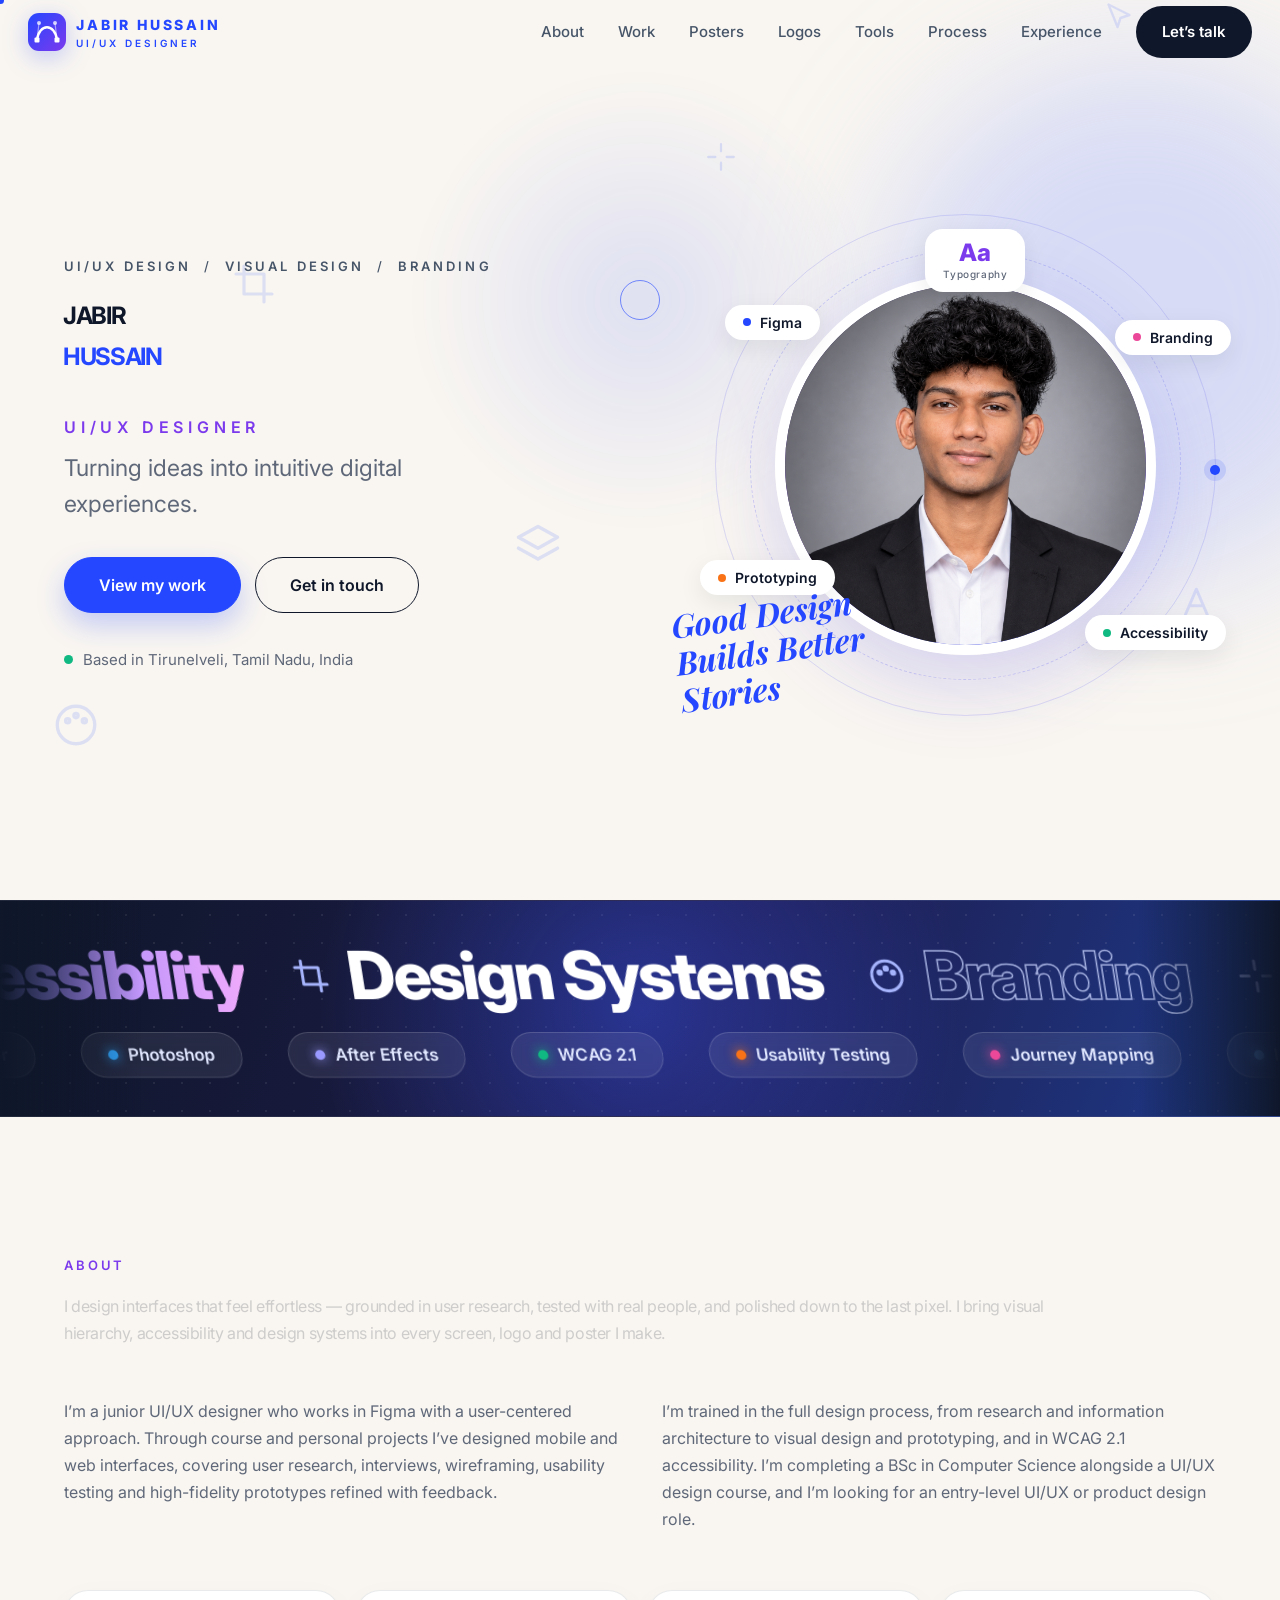
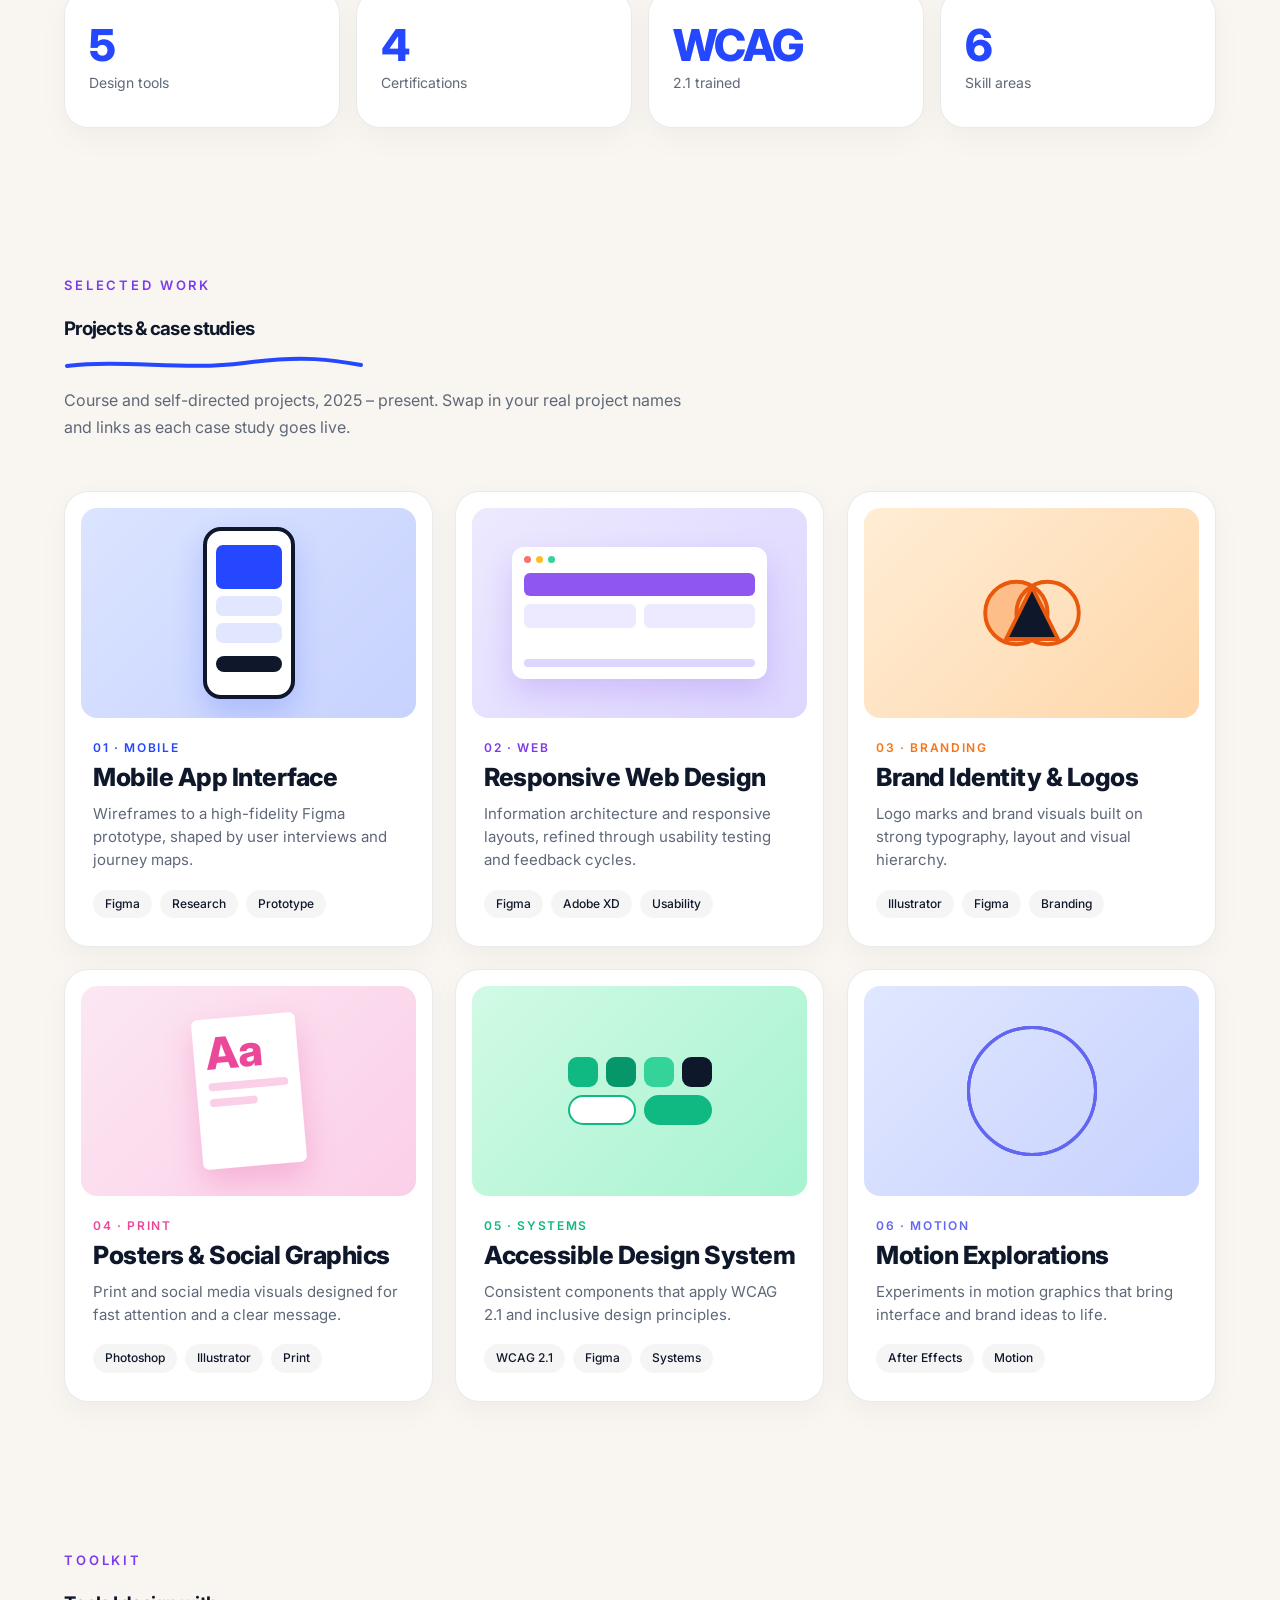
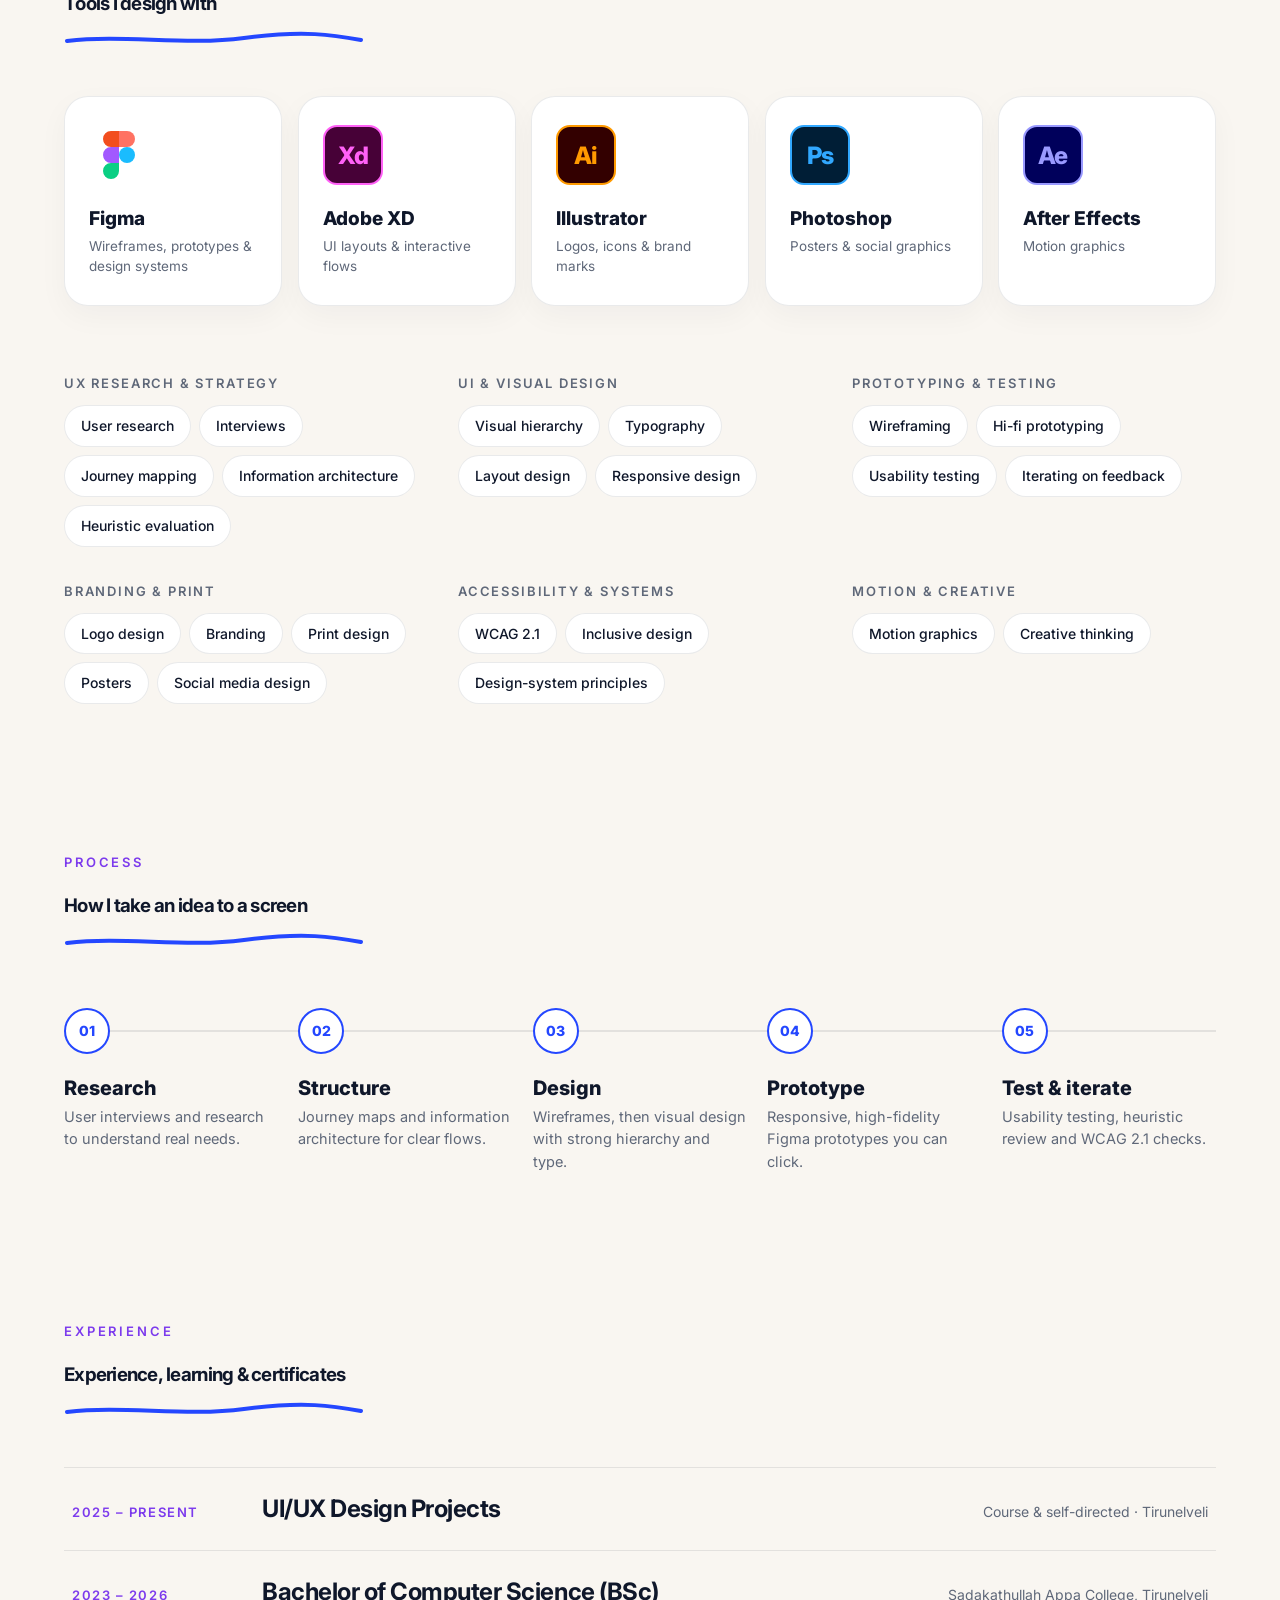
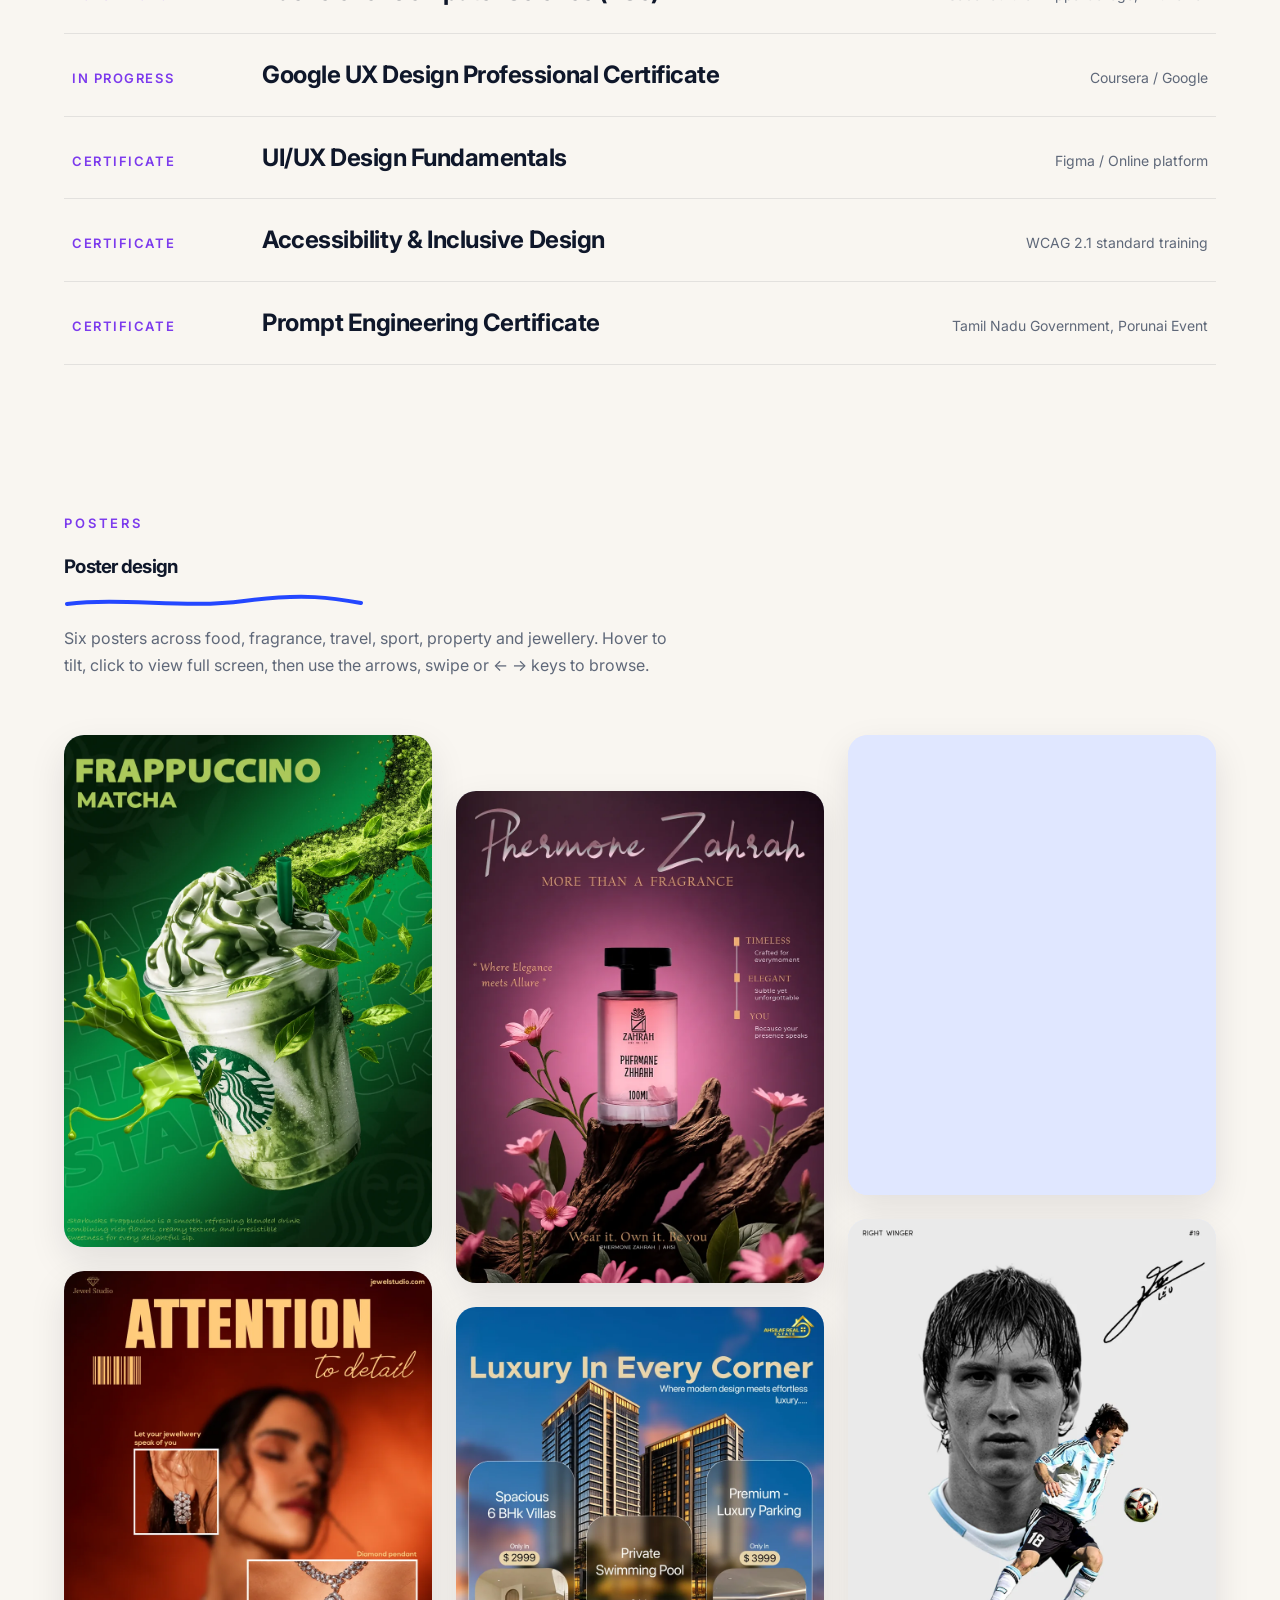
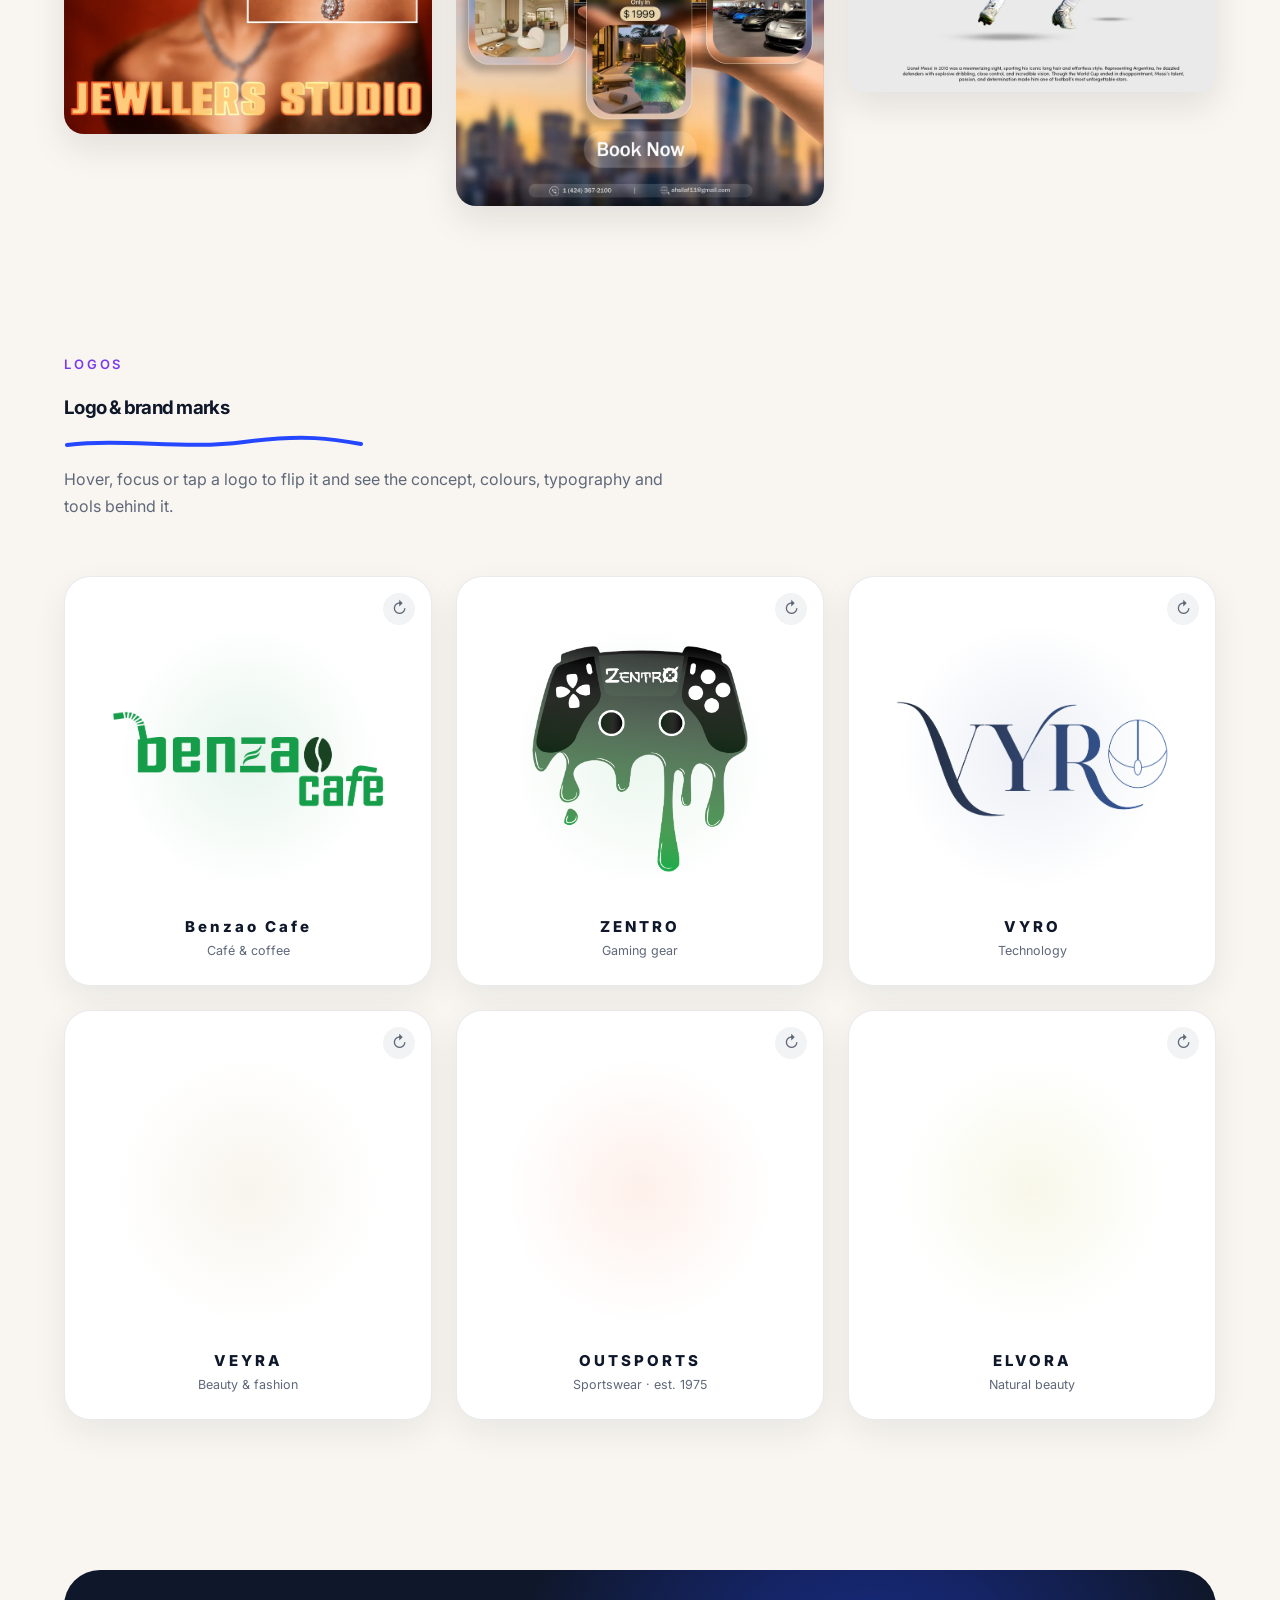
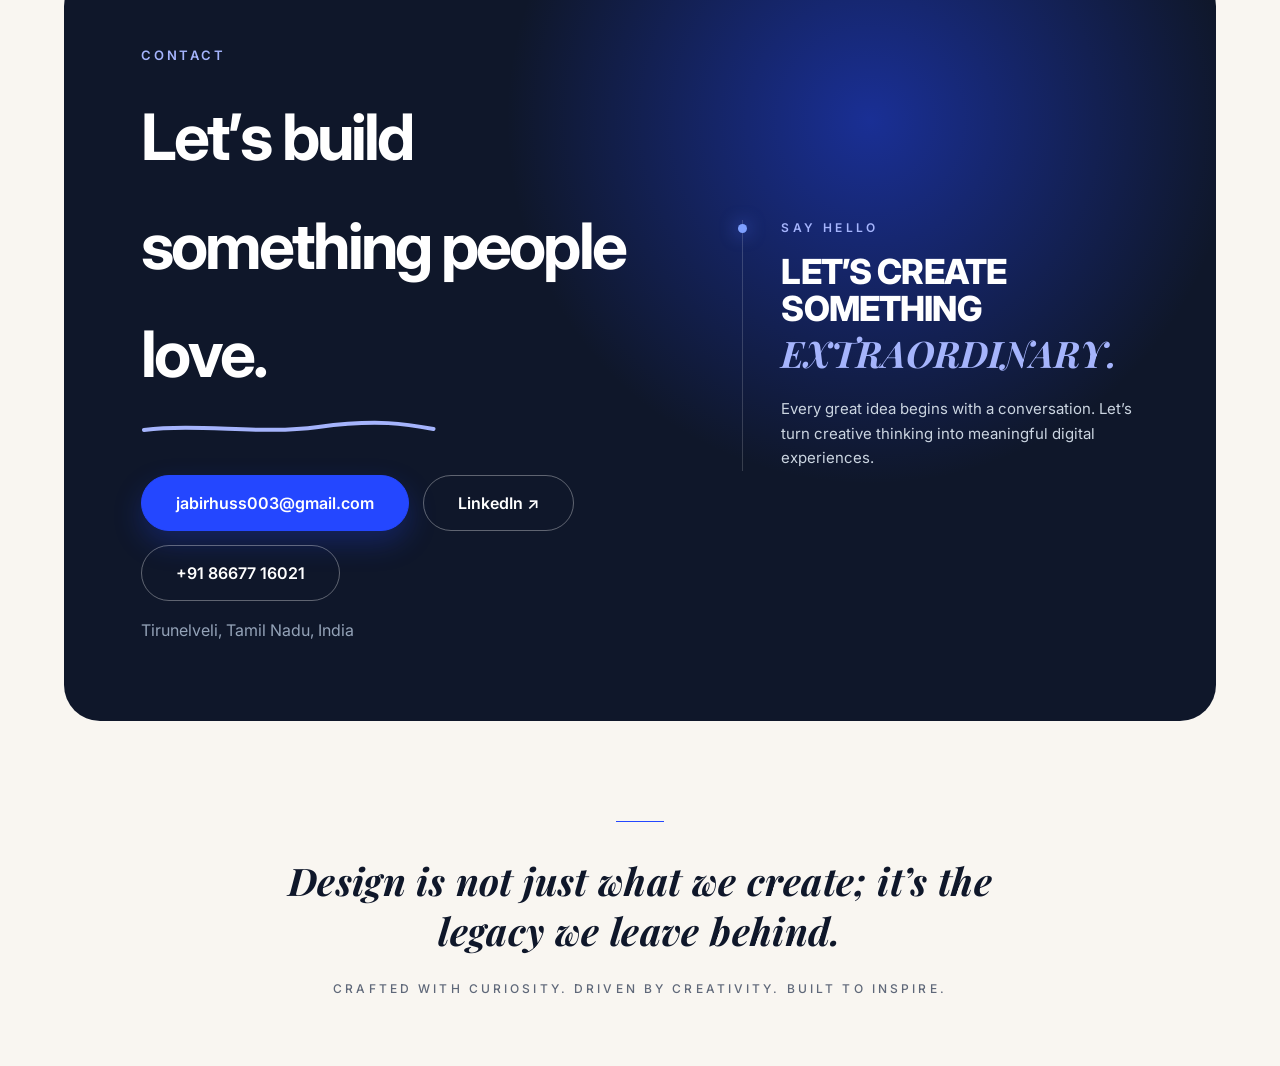
<file: index.html>
<!DOCTYPE html>
<html lang="en">
<head>
<meta charset="utf-8">
<meta name="viewport" content="width=device-width, initial-scale=1">
<title>Jabir Hussain — UI/UX Designer</title>
<meta name="description" content="Portfolio of Jabir Hussain, junior UI/UX designer: visual design, branding and prototyping in Figma and Adobe tools.">
<meta property="og:title" content="Jabir Hussain — UI/UX Designer"><meta property="og:image" content="assets/profile.png">
<link rel="preconnect" href="https://fonts.googleapis.com"><link rel="preconnect" href="https://fonts.gstatic.com" crossorigin>
<link href="https://fonts.googleapis.com/css2?family=Inter:wght@400;500;600;800&family=Playfair+Display:ital,wght@1,700&display=swap" rel="stylesheet">
<link rel="icon" type="image/png" href="assets/favicon.png">
<link rel="apple-touch-icon" href="assets/apple-touch-icon.png">
<link rel="stylesheet" href="style.css">
<link rel="stylesheet" href="gallery.css">
<link rel="stylesheet" href="fx.css">
</head>
<body>
<div class="blob b1"></div><div class="blob b2"></div><div class="cur ring"></div><div class="cur dot"></div>
<header class="nav" id="nav"><a href="#top" class="logo" data-mag aria-label="Jabir Hussain home"><svg class="mk" viewBox="0 0 38 38" aria-hidden="true"><defs><linearGradient id="lgm" x1="0" y1="0" x2="1" y2="1"><stop offset="0" stop-color="#2447ff"/><stop offset="1" stop-color="#7c3aed"/></linearGradient></defs><rect width="38" height="38" rx="11" fill="url(#lgm)"/><path d="M9 27C11 10 27 10 29 27" fill="none" stroke="#fff" stroke-width="2.4" stroke-linecap="round"/><path d="M9 27 11 10M29 27 27 10" stroke="#fff" stroke-opacity=".5" stroke-width="1.2"/><circle cx="11" cy="10" r="2" fill="#fff" fill-opacity=".75"/><circle cx="27" cy="10" r="2" fill="#fff" fill-opacity=".75"/><rect class="nd" x="6.5" y="24.5" width="5" height="5" rx="1" fill="#fff"/><rect class="nd" x="26.5" y="24.5" width="5" height="5" rx="1" fill="#fff"/></svg><span class="wm"><b>JABIR HUSSAIN</b><small>UI/UX Designer</small></span></a>
<nav><a href="#about">About</a><a href="#work">Work</a><a href="#posters">Posters</a><a href="#logos">Logos</a><a href="#tools">Tools</a><a href="#process">Process</a><a href="#experience">Experience</a><a href="#contact" class="talk" data-mag>Let’s talk</a></nav></header>

<main id="top">
<section class="hero">
 <div class="hero-text">
  <p class="eyebrow rv">UI/UX Design <b>/</b> Visual Design <b>/</b> Branding</p>
  <h1><span class="l1" data-split>JABIR</span><span class="l2" data-split>HUSSAIN</span></h1>
  <h2 class="role rv">UI/UX Designer</h2>
  <p class="lead rv">Turning ideas into intuitive digital experiences.</p>
  <div class="cta rv"><a href="#work" class="btn solid" data-mag>View my work</a><a href="#contact" class="btn" data-mag>Get in touch</a></div>
  <p class="loc rv"><i></i>Based in Tirunelveli, Tamil Nadu, India</p>
 </div>
 <div class="hero-photo rv">
  <div class="orbit o1"><u></u></div><div class="orbit o2"></div>
  <div class="frame" data-par><img src="assets/profile.png" alt="Portrait of Jabir Hussain" width="520" height="520"></div>
  <span class="pill p1" data-par2><i style="--d:#2447ff"></i>Figma</span>
  <span class="pill p2" data-par2><i style="--d:#ec4899"></i>Branding</span>
  <span class="pill p3" data-par2><i style="--d:#f97316"></i>Prototyping</span>
  <span class="pill p4" data-par2><i style="--d:#10b981"></i>Accessibility</span>
  <span class="aa" data-par2>Aa<small>Typography</small></span>
  <p class="script" data-par2>Good Design<br>Builds Better<br>Stories</p>
 </div>
</section>

<section class="vm" aria-hidden="true"><div class="vm-row"><div class="vm-track"></div></div><div class="vm-row"><div class="vm-track"></div></div></section>

<section id="about" class="sec">
 <p class="label rv">About</p>
 <p class="scrub" data-scrub>I design interfaces that feel effortless — grounded in user research, tested with real people, and polished down to the last pixel. I bring visual hierarchy, accessibility and design systems into every screen, logo and poster I make.</p>
 <div class="two rv">
  <p>I’m a junior UI/UX designer who works in Figma with a user-centered approach. Through course and personal projects I’ve designed mobile and web interfaces, covering user research, interviews, wireframing, usability testing and high-fidelity prototypes refined with feedback.</p>
  <p>I’m trained in the full design process, from research and information architecture to visual design and prototyping, and in WCAG 2.1 accessibility. I’m completing a BSc in Computer Science alongside a UI/UX design course, and I’m looking for an entry-level UI/UX or product design role.</p>
 </div>
 <div class="stats rv">
  <div data-tilt><b data-count="5">0</b><span>Design tools</span></div>
  <div data-tilt><b data-count="4">0</b><span>Certifications</span></div>
  <div data-tilt><b>WCAG</b><span>2.1 trained</span></div>
  <div data-tilt><b data-count="6">0</b><span>Skill areas</span></div>
 </div>
</section>

<section id="work" class="sec">
 <p class="label rv">Selected work</p>
 <h3 class="big" data-split>Projects &amp; case studies</h3>
 <p class="note rv">Course and self-directed projects, 2025 – present. Swap in your real project names and links as each case study goes live.</p>
 <div class="grid">
  <article class="card rv" data-tilt style="--c:#2447ff"><div class="thumb t1"><div class="phone"><i></i><i></i><i></i><b></b></div></div><span class="n">01 · Mobile</span><h4>Mobile App Interface</h4><p>Wireframes to a high-fidelity Figma prototype, shaped by user interviews and journey maps.</p><div class="tags"><i>Figma</i><i>Research</i><i>Prototype</i></div></article>
  <article class="card rv" data-tilt style="--c:#7c3aed"><div class="thumb t2"><div class="browser"><s></s><i></i><i></i><i></i><b></b></div></div><span class="n">02 · Web</span><h4>Responsive Web Design</h4><p>Information architecture and responsive layouts, refined through usability testing and feedback cycles.</p><div class="tags"><i>Figma</i><i>Adobe XD</i><i>Usability</i></div></article>
  <article class="card rv" data-tilt style="--c:#f97316"><div class="thumb t3"><svg viewBox="0 0 100 100"><circle cx="38" cy="50" r="24"/><circle cx="62" cy="50" r="24"/><path d="M50 30 L70 70 L30 70Z"/></svg></div><span class="n">03 · Branding</span><h4>Brand Identity &amp; Logos</h4><p>Logo marks and brand visuals built on strong typography, layout and visual hierarchy.</p><div class="tags"><i>Illustrator</i><i>Figma</i><i>Branding</i></div></article>
  <article class="card rv" data-tilt style="--c:#ec4899"><div class="thumb t4"><div class="poster"><b>Aa</b><i></i><i></i></div></div><span class="n">04 · Print</span><h4>Posters &amp; Social Graphics</h4><p>Print and social media visuals designed for fast attention and a clear message.</p><div class="tags"><i>Photoshop</i><i>Illustrator</i><i>Print</i></div></article>
  <article class="card rv" data-tilt style="--c:#10b981"><div class="thumb t5"><div class="sys"><i></i><i></i><i></i><i></i><b></b><b></b></div></div><span class="n">05 · Systems</span><h4>Accessible Design System</h4><p>Consistent components that apply WCAG 2.1 and inclusive design principles.</p><div class="tags"><i>WCAG 2.1</i><i>Figma</i><i>Systems</i></div></article>
  <article class="card rv" data-tilt style="--c:#6366f1"><div class="thumb t6"><div class="mo"><i></i><i></i><i></i></div></div><span class="n">06 · Motion</span><h4>Motion Explorations</h4><p>Experiments in motion graphics that bring interface and brand ideas to life.</p><div class="tags"><i>After Effects</i><i>Motion</i></div></article>
 </div>
</section>

<section id="tools" class="sec">
 <p class="label rv">Toolkit</p>
 <h3 class="big" data-split>Tools I design with</h3>
 <div class="tools">
  <div class="tool rv" data-tilt style="--c:#a259ff"><svg class="ic" viewBox="0 0 38 57"><path fill="#1abcfe" d="M19 28.5a9.5 9.5 0 1 1 19 0 9.5 9.5 0 0 1-19 0z"/><path fill="#0acf83" d="M0 47.5A9.5 9.5 0 0 1 9.5 38H19v9.5a9.5 9.5 0 1 1-19 0z"/><path fill="#ff7262" d="M19 0v19h9.5a9.5 9.5 0 1 0 0-19H19z"/><path fill="#f24e1e" d="M0 9.5A9.5 9.5 0 0 0 9.5 19H19V0H9.5A9.5 9.5 0 0 0 0 9.5z"/><path fill="#a259ff" d="M0 28.5A9.5 9.5 0 0 0 9.5 38H19V19H9.5A9.5 9.5 0 0 0 0 28.5z"/></svg><h4>Figma</h4><p>Wireframes, prototypes &amp; design systems</p></div>
  <div class="tool rv" data-tilt style="--c:#ff61f6"><span class="ic ad" style="--bg:#470137;--fg:#ff61f6">Xd</span><h4>Adobe XD</h4><p>UI layouts &amp; interactive flows</p></div>
  <div class="tool rv" data-tilt style="--c:#ff9a00"><span class="ic ad" style="--bg:#330000;--fg:#ff9a00">Ai</span><h4>Illustrator</h4><p>Logos, icons &amp; brand marks</p></div>
  <div class="tool rv" data-tilt style="--c:#31a8ff"><span class="ic ad" style="--bg:#001e36;--fg:#31a8ff">Ps</span><h4>Photoshop</h4><p>Posters &amp; social graphics</p></div>
  <div class="tool rv" data-tilt style="--c:#9999ff"><span class="ic ad" style="--bg:#00005b;--fg:#9999ff">Ae</span><h4>After Effects</h4><p>Motion graphics</p></div>
 </div>
 <div class="skills">
  <div class="rv"><h5>UX Research &amp; Strategy</h5><p><span>User research</span><span>Interviews</span><span>Journey mapping</span><span>Information architecture</span><span>Heuristic evaluation</span></p></div>
  <div class="rv"><h5>UI &amp; Visual Design</h5><p><span>Visual hierarchy</span><span>Typography</span><span>Layout design</span><span>Responsive design</span></p></div>
  <div class="rv"><h5>Prototyping &amp; Testing</h5><p><span>Wireframing</span><span>Hi-fi prototyping</span><span>Usability testing</span><span>Iterating on feedback</span></p></div>
  <div class="rv"><h5>Branding &amp; Print</h5><p><span>Logo design</span><span>Branding</span><span>Print design</span><span>Posters</span><span>Social media design</span></p></div>
  <div class="rv"><h5>Accessibility &amp; Systems</h5><p><span>WCAG 2.1</span><span>Inclusive design</span><span>Design-system principles</span></p></div>
  <div class="rv"><h5>Motion &amp; Creative</h5><p><span>Motion graphics</span><span>Creative thinking</span></p></div>
 </div>
</section>

<section id="process" class="sec">
 <p class="label rv">Process</p>
 <h3 class="big" data-split>How I take an idea to a screen</h3>
 <div class="steps">
  <div class="step rv"><b>01</b><h4>Research</h4><p>User interviews and research to understand real needs.</p></div>
  <div class="step rv"><b>02</b><h4>Structure</h4><p>Journey maps and information architecture for clear flows.</p></div>
  <div class="step rv"><b>03</b><h4>Design</h4><p>Wireframes, then visual design with strong hierarchy and type.</p></div>
  <div class="step rv"><b>04</b><h4>Prototype</h4><p>Responsive, high-fidelity Figma prototypes you can click.</p></div>
  <div class="step rv"><b>05</b><h4>Test &amp; iterate</h4><p>Usability testing, heuristic review and WCAG 2.1 checks.</p></div>
 </div>
</section>

<section id="experience" class="sec">
 <p class="label rv">Experience</p>
 <h3 class="big" data-split>Experience, learning &amp; certificates</h3>
 <div class="list rv">
  <div><em>2025 – Present</em><b>UI/UX Design Projects</b><span>Course &amp; self-directed · Tirunelveli</span></div>
  <div><em>2023 – 2026</em><b>Bachelor of Computer Science (BSc)</b><span>Sadakathullah Appa College, Tirunelveli</span></div>
  <div><em>In progress</em><b>Google UX Design Professional Certificate</b><span>Coursera / Google</span></div>
  <div><em>Certificate</em><b>UI/UX Design Fundamentals</b><span>Figma / Online platform</span></div>
  <div><em>Certificate</em><b>Accessibility &amp; Inclusive Design</b><span>WCAG 2.1 standard training</span></div>
  <div><em>Certificate</em><b>Prompt Engineering Certificate</b><span>Tamil Nadu Government, Porunai Event</span></div>
 </div>
</section>

<section id="posters" class="sec">
 <p class="label rv">Posters</p>
 <h3 class="big" data-split>Poster design</h3>
 <p class="note rv">Six posters across food, fragrance, travel, sport, property and jewellery. Hover to tilt, click to view full screen, then use the arrows, swipe or ← → keys to browse.</p>
 <div class="pmas" id="pmas"></div>
</section>

<section id="logos" class="sec">
 <p class="label rv">Logos</p>
 <h3 class="big" data-split>Logo &amp; brand marks</h3>
 <p class="note rv">Hover, focus or tap a logo to flip it and see the concept, colours, typography and tools behind it.</p>
 <div class="lggrid" id="lggrid"></div>
</section>

<section id="contact" class="sec">
 <div class="cbox rv">
  <div class="cl">
   <p class="label">Contact</p>
   <h3 class="huge" data-split>Let’s build something people love.</h3>
   <div class="cta"><a class="btn solid" href="mailto:jabirhuss003@gmail.com" data-mag>jabirhuss003@gmail.com</a><a class="btn lt" href="https://www.linkedin.com/in/jabir-hussain-23acs21" target="_blank" rel="noopener" data-mag>LinkedIn ↗</a><a class="btn lt" href="tel:+918667716021" data-mag>+91 86677 16021</a></div>
   <p class="note">Tirunelveli, Tamil Nadu, India</p>
  </div>
  <aside class="cx" aria-label="Closing note">
   <span class="cx-dot" aria-hidden="true"></span>
   <p class="cx-k">Say hello</p>
   <p class="cx-h">LET’S CREATE SOMETHING <em>EXTRAORDINARY.</em></p>
   <p class="cx-s">Every great idea begins with a conversation. Let’s turn creative thinking into meaningful digital experiences.</p>
  </aside>
 </div>
</section>
</main>
<footer class="ft"><span id="y" hidden></span>
 <span class="ft-rule" aria-hidden="true"></span>
 <p class="ft-q">Design is not just what we create; it’s the legacy we leave behind.</p>
 <p class="ft-s">Crafted with curiosity. Driven by creativity. Built to inspire.</p>
</footer>
<script src="script.js"></script>
<script src="gallery.js"></script>
<script src="fx.js"></script>
</body></html>
</file>
<file: style.css>
:root{--bg:#f9f6f1;--ink:#0f172a;--blue:#2447ff;--vio:#7c3aed;--mut:#5f6879;--line:#0f172a17;--f:'Inter',system-ui,-apple-system,'Segoe UI',sans-serif}
*{box-sizing:border-box;margin:0;padding:0}html{scroll-behavior:smooth}
body{background:var(--bg);color:var(--ink);font:400 16px/1.7 var(--f);overflow-x:hidden;-webkit-font-smoothing:antialiased}
a{color:inherit;text-decoration:none}::selection{background:var(--blue);color:#fff}
.blob{position:fixed;border-radius:50%;filter:blur(70px);pointer-events:none;z-index:0}
.b1{width:520px;height:520px;right:-120px;top:60px;background:#a5b4fc66}
.b2{width:460px;height:460px;left:0;top:0;margin:-230px 0 0 -230px;background:radial-gradient(circle,#2447ff1f,transparent 70%);filter:blur(10px);transform:translate(var(--gx,30vw),var(--gy,40vh))}
.cur{position:fixed;left:0;top:0;pointer-events:none;z-index:99;border-radius:50%;opacity:0}
.dot{width:7px;height:7px;margin:-3.5px;background:var(--blue)}
.ring{width:40px;height:40px;margin:-20px;border:1.5px solid #2447ff99;transition:width .3s,height .3s,margin .3s,background .3s}
.ring.big{width:72px;height:72px;margin:-36px;background:#2447ff14;border-color:var(--blue)}
.nav{position:fixed;top:0;left:0;right:0;z-index:50;display:flex;justify-content:space-between;align-items:center;padding:0 2.2vw;height:64px;transition:background .3s,box-shadow .3s}
.nav.sc{background:#f9f6f1d9;backdrop-filter:blur(14px);box-shadow:0 1px 0 var(--line)}
.logo{font:800 24px var(--f);display:inline-block}.logo span{color:var(--blue)}
.nav nav{display:flex;gap:34px;align-items:center;font-size:15px;font-weight:500;color:#475569}
.nav nav a:not(.talk){position:relative;transition:color .25s}.nav nav a:not(.talk)::after{content:"";position:absolute;left:0;bottom:-4px;height:2px;width:100%;background:var(--blue);transform:scaleX(0);transform-origin:left;transition:transform .3s}
.nav nav a:not(.talk):hover{color:var(--ink)}.nav nav a:not(.talk):hover::after{transform:scaleX(1)}
.talk{background:var(--ink);color:#fff;padding:13px 26px;border-radius:99px;font-weight:600;display:inline-block}
main,footer{position:relative;z-index:1}
.hero{min-height:100vh;display:grid;grid-template-columns:1.1fr .9fr;gap:3vw;align-items:center;padding:110px 5vw 80px;position:relative}
.eyebrow{font:600 13px var(--f);letter-spacing:.24em;text-transform:uppercase;color:#475569}.eyebrow b{margin:0 .5em;font-weight:500}
h1{font:800 clamp(70px,11.5vw,170px)/.9;letter-spacing:-.055em;margin:22px 0 40px -.04em}
h1 span{display:block}.l1{--base:var(--ink)}.l2{--base:var(--blue)}
.ch{display:inline-block;transition:transform .25s ease-out;transform:translateY(calc(var(--p,0)*-12px)) scale(calc(1 + var(--p,0)*.07));color:color-mix(in srgb,var(--vio) calc(var(--p,0)*100%),var(--base,var(--ink)))}
.w{display:inline-block;white-space:nowrap}
.role{font:600 16px var(--f);letter-spacing:.3em;text-transform:uppercase;color:var(--vio)}
.lead{font-size:clamp(19px,1.8vw,24px);color:var(--mut);max-width:440px;margin-top:14px;line-height:1.55}
.cta{display:flex;flex-wrap:wrap;gap:14px;margin-top:34px}
.btn{display:inline-block;padding:17px 34px;border-radius:99px;border:1.5px solid var(--ink);font:600 16px var(--f);transition:background .3s,color .3s,box-shadow .3s}
.btn:hover{background:var(--ink);color:#fff}.btn.solid{background:var(--blue);border-color:var(--blue);color:#fff;box-shadow:0 12px 28px #2447ff40}.btn.solid:hover{background:var(--ink);border-color:var(--ink)}
.loc{display:flex;align-items:center;gap:10px;margin-top:34px;color:var(--mut);font-size:15px}.loc i{width:9px;height:9px;border-radius:50%;background:#10b981;animation:pulse 2s infinite}
@keyframes pulse{0%{box-shadow:0 0 0 0 #10b98188}80%,100%{box-shadow:0 0 0 10px #10b98100}}
.hero-photo{position:relative;justify-self:center;width:min(100%,540px);aspect-ratio:1;display:grid;place-items:center}
.frame{width:76%;aspect-ratio:1;border-radius:50%;border:10px solid #fff;overflow:hidden;position:relative;box-shadow:0 30px 80px #4f46e533;background:linear-gradient(160deg,#1e1b4b,#4c1d95 55%,#2447ff);transition:transform .25s ease-out}
.frame img{width:100%;height:100%;object-fit:cover;display:block;}
.orbit{position:absolute;border-radius:50%;inset:0}.o1{border:1.5px solid #6366f133;animation:spin 40s linear infinite}.o2{inset:7%;border:1.5px dashed #6366f144;animation:spin 60s linear infinite reverse}
.orbit u{position:absolute;top:50%;right:-5px;width:10px;height:10px;border-radius:50%;background:var(--blue);box-shadow:0 0 0 6px #2447ff22}
@keyframes spin{to{transform:rotate(360deg)}}
.pill,.aa{position:absolute;background:#fff;border-radius:99px;padding:9px 18px;font:600 14px var(--f);box-shadow:0 8px 24px #0f172a14;display:flex;align-items:center;gap:9px;transition:transform .25s ease-out;animation:bob 6s ease-in-out infinite}
.pill i{width:8px;height:8px;border-radius:50%;background:var(--d)}
.p1{top:18%;left:2%}.p2{top:21%;right:-3%;animation-delay:-2s}.p3{bottom:24%;left:-3%;animation-delay:-3.5s}.p4{bottom:13%;right:-2%;animation-delay:-1s}
.aa{border-radius:18px;flex-direction:column;gap:0;padding:12px 18px;top:3%;left:42%;font:800 24px/1 var(--f);color:var(--vio);animation-delay:-4s}.aa small{font:500 10px var(--f);color:var(--mut);margin-top:3px;letter-spacing:.06em}
.script{position:absolute;left:-8%;bottom:2%;font:italic 700 clamp(22px,2.6vw,32px)/1.15 'Playfair Display',Georgia,serif;color:var(--blue);transform:rotate(-8deg);transition:transform .25s ease-out}
@keyframes bob{50%{margin-top:-10px}}
.marquee{overflow:hidden;border-block:1px solid var(--line);padding:22px 0;background:#fff8}
.marquee div{display:flex;gap:34px;align-items:center;width:max-content;animation:mq 40s linear infinite}.marquee:hover div{animation-play-state:paused}
.marquee span{font:800 clamp(24px,3.2vw,40px) var(--f);letter-spacing:-.02em;color:transparent;-webkit-text-stroke:1.3px #0f172a66;white-space:nowrap;transition:color .3s,-webkit-text-stroke-color .3s}
.marquee span:hover{color:var(--blue);-webkit-text-stroke-color:var(--blue)}.marquee em{color:var(--vio);font-style:normal}
@keyframes mq{to{transform:translateX(-50%)}}
.sec{padding:140px 5vw 10px;max-width:1360px;margin:0 auto}
.label{font:600 13px var(--f);letter-spacing:.22em;text-transform:uppercase;color:var(--vio);margin-bottom:20px}
.big{font:800 clamp(36px,5.4vw,76px)/1.04;letter-spacing:-.04em;max-width:960px;--base:var(--ink)}
.huge{font:800 clamp(40px,7vw,104px)/.98;letter-spacing:-.045em;max-width:1000px;--base:#fff}
.scrub{font:600 clamp(26px,3.6vw,50px)/1.25;letter-spacing:-.025em;max-width:1050px}.scrub span{opacity:.18;transition:opacity .25s,color .25s}.scrub span.on{opacity:1}
.two{display:grid;grid-template-columns:1fr 1fr;gap:44px;margin-top:50px;color:var(--mut)}
.stats{display:grid;grid-template-columns:repeat(4,1fr);gap:16px;margin-top:56px}
.stats div,.tool,.card{background:#fff;border:1px solid var(--line);border-radius:24px;box-shadow:0 10px 30px #0f172a0a;position:relative;overflow:hidden;transform:perspective(900px) rotateX(var(--rx,0deg)) rotateY(var(--ry,0deg));transition:transform .25s ease-out,box-shadow .3s,border-color .3s}
.stats div{padding:30px 24px;--c:#2447ff}.stats b{display:block;font:800 44px/1.1 var(--f);letter-spacing:-.04em;color:var(--blue)}.stats span{color:var(--mut);font-size:14px}
.stats div::before,.tool::before,.card::before{content:"";position:absolute;inset:0;background:radial-gradient(300px circle at var(--x,50%) var(--y,50%),color-mix(in srgb,var(--c) 16%,transparent),transparent 70%);opacity:0;transition:opacity .3s;pointer-events:none}
.stats div:hover::before,.tool:hover::before,.card:hover::before{opacity:1}
.tool:hover,.card:hover{border-color:color-mix(in srgb,var(--c) 55%,transparent);box-shadow:0 22px 50px color-mix(in srgb,var(--c) 22%,transparent)}
.note{color:var(--mut);margin-top:16px;max-width:620px}
.grid{display:grid;grid-template-columns:repeat(3,1fr);gap:22px;margin-top:50px}
.card{padding:16px 16px 28px}.card>*:not(.thumb){margin-left:12px;margin-right:12px}
.thumb{height:210px;border-radius:16px;display:grid;place-items:center;overflow:hidden;margin-bottom:22px;position:relative}
.t1{background:linear-gradient(135deg,#dbe4ff,#c7d2fe)}.t2{background:linear-gradient(135deg,#ede9fe,#ddd6fe)}.t3{background:linear-gradient(135deg,#ffedd5,#fed7aa)}.t4{background:linear-gradient(135deg,#fce7f3,#fbcfe8)}.t5{background:linear-gradient(135deg,#d1fae5,#a7f3d0)}.t6{background:linear-gradient(135deg,#e0e7ff,#c7d2fe)}
.thumb>*{transition:transform .5s cubic-bezier(.2,.7,.2,1)}.card:hover .thumb>*{transform:translateY(-8px) scale(1.06)}
.phone{width:92px;height:172px;background:#fff;border-radius:18px;border:4px solid var(--ink);padding:14px 9px;display:grid;gap:7px;align-content:start;box-shadow:0 14px 30px #2447ff33}
.phone i{height:20px;border-radius:7px;background:#e0e7ff}.phone i:first-child{height:44px;background:var(--blue)}.phone b{height:16px;border-radius:99px;background:var(--ink);margin-top:6px}
.browser{width:76%;height:132px;background:#fff;border-radius:12px;padding:26px 12px 12px;display:grid;grid-template-columns:1fr 1fr;gap:8px;position:relative;box-shadow:0 14px 30px #7c3aed33}
.browser s{position:absolute;top:9px;left:12px;width:7px;height:7px;border-radius:50%;background:#f87171;box-shadow:12px 0 #fbbf24,24px 0 #34d399}
.browser i{background:#ede9fe;border-radius:6px}.browser i:first-of-type{grid-column:span 2;background:var(--vio);opacity:.85}.browser b{grid-column:span 2;height:8px;background:#ddd6fe;border-radius:4px;align-self:end}
.t3 svg{width:130px;height:130px;fill:none;stroke:#ea580c;stroke-width:3;stroke-linejoin:round}.t3 circle:first-child{fill:#f9731655}.t3 path{fill:#0f172a}
.poster{width:104px;height:150px;background:#fff;border-radius:6px;padding:12px;display:grid;align-content:start;gap:8px;transform:rotate(-5deg);box-shadow:0 14px 30px #ec489944}.poster b{font:800 44px/1 var(--f);color:#ec4899}.poster i{height:8px;background:#fbcfe8;border-radius:4px}.poster i+i{width:60%}
.sys{display:grid;grid-template-columns:repeat(4,30px);gap:8px}.sys i{height:30px;border-radius:9px}.sys i:nth-child(1){background:#10b981}.sys i:nth-child(2){background:#059669}.sys i:nth-child(3){background:#34d399}.sys i:nth-child(4){background:#0f172a}.sys b{grid-column:span 2;height:30px;border-radius:99px;background:#fff;border:2px solid #10b981}.sys b+b{background:#10b981}
.mo{position:relative;width:130px;height:130px}.mo i{position:absolute;inset:0;border-radius:50%;border:3px solid #6366f1;animation:rip 3s ease-out infinite}.mo i:nth-child(2){animation-delay:1s}.mo i:nth-child(3){animation-delay:2s}@keyframes rip{from{transform:scale(.15);opacity:1}to{transform:scale(1);opacity:0}}
.n{font:600 12px var(--f);letter-spacing:.14em;text-transform:uppercase;color:var(--c);display:block}
.card h4{font:800 25px/1.15 var(--f);letter-spacing:-.02em;margin:8px 12px 10px}.card p{color:var(--mut);font-size:15px;line-height:1.55}
.tags{display:flex;flex-wrap:wrap;gap:8px;margin-top:18px!important}.tags i{font-style:normal;font-size:12px;font-weight:500;padding:4px 12px;border-radius:99px;background:#0f172a0a}
.tools{display:grid;grid-template-columns:repeat(5,1fr);gap:16px;margin-top:50px}.tool{padding:28px 24px}
.ic{width:60px;height:60px;display:grid;place-items:center;margin-bottom:22px;transition:transform .4s cubic-bezier(.2,.7,.2,1)}.tool:hover .ic{transform:rotate(-8deg) scale(1.12)}
svg.ic{padding:6px 14px}.ad{background:var(--bg);color:var(--fg);border-radius:14px;font:800 24px var(--f);border:2px solid var(--fg);letter-spacing:-.04em}
.tool h4{font:800 19px var(--f)}.tool p{font-size:13.5px;color:var(--mut);margin-top:6px;line-height:1.5}
.skills{display:grid;grid-template-columns:repeat(3,1fr);gap:36px 30px;margin-top:70px}
.skills h5{font:600 13px var(--f);color:var(--mut);letter-spacing:.14em;text-transform:uppercase;margin-bottom:14px}
.skills p{display:flex;flex-wrap:wrap;gap:8px}.skills span{padding:8px 16px;background:#fff;border:1px solid var(--line);border-radius:99px;font-size:14px;font-weight:500;transition:all .25s}
.skills span:hover{background:var(--blue);color:#fff;border-color:var(--blue);transform:translateY(-3px);box-shadow:0 8px 18px #2447ff40}
.steps{display:grid;grid-template-columns:repeat(5,1fr);gap:20px;margin-top:60px;position:relative}
.steps::before{content:"";position:absolute;top:22px;left:0;height:2px;width:calc(var(--pr,0)*100%);background:linear-gradient(90deg,var(--blue),var(--vio));transition:width .2s}
.steps::after{content:"";position:absolute;top:22px;left:0;right:0;height:2px;background:var(--line);z-index:-1}
.step b{display:grid;place-items:center;width:46px;height:46px;border-radius:50%;background:#fff;border:2px solid var(--blue);color:var(--blue);font:800 14px var(--f);margin-bottom:22px;transition:background .3s,color .3s,transform .3s}
.step:hover b{background:var(--blue);color:#fff;transform:scale(1.12)}.step h4{font:800 20px var(--f);margin-bottom:6px}.step p{font-size:14.5px;color:var(--mut);line-height:1.55}
.list{margin-top:50px;border-top:1px solid var(--line)}
.list div{display:grid;grid-template-columns:170px 1fr auto;gap:20px;align-items:baseline;padding:26px 8px;border-bottom:1px solid var(--line);transition:padding .35s,background .35s}
.list div:hover{padding-left:28px;background:linear-gradient(90deg,#2447ff10,transparent)}
.list em{font:600 13px var(--f);letter-spacing:.12em;text-transform:uppercase;color:var(--vio);font-style:normal}.list b{font:700 clamp(18px,2vw,24px) var(--f);letter-spacing:-.02em}.list span{color:var(--mut);font-size:14px;text-align:right}
.cbox{background:var(--ink);color:#fff;border-radius:36px;padding:clamp(34px,6vw,90px);position:relative;overflow:hidden;--x:70%;--y:20%}
.cbox::before{content:"";position:absolute;inset:0;background:radial-gradient(520px circle at var(--x) var(--y),#2447ff80,transparent 70%)}.cbox>*{position:relative}
.cbox .label{color:#a5b4fc}.cbox .cta{margin-top:40px}.cbox .note{color:#94a3b8}
.btn.lt{border-color:#ffffff55;color:#fff}.btn.lt:hover{background:#fff;color:var(--ink)}.cbox .solid:hover{background:#fff;color:var(--ink);border-color:#fff}
footer{text-align:center;padding:60px 20px 40px;color:var(--mut);font-size:14px}
.rv{opacity:0;transform:translateY(34px);transition:opacity 1s cubic-bezier(.2,.7,.2,1),transform 1s cubic-bezier(.2,.7,.2,1)}.rv.in{opacity:1;transform:none}
.tool.rv.in,.card.rv.in{transform:perspective(900px) rotateX(var(--rx,0deg)) rotateY(var(--ry,0deg))}
.tools .rv:nth-child(2),.grid .rv:nth-child(2),.steps .rv:nth-child(2){transition-delay:.08s}.tools .rv:nth-child(3),.grid .rv:nth-child(3),.steps .rv:nth-child(3){transition-delay:.16s}.tools .rv:nth-child(4),.steps .rv:nth-child(4){transition-delay:.24s}.tools .rv:nth-child(5),.steps .rv:nth-child(5){transition-delay:.32s}
@media(hover:hover) and (pointer:fine){body,a{cursor:none}.cur{opacity:1}}
@media(hover:none),(pointer:coarse){.cur,.b2{display:none}}
@media(max-width:1000px){.hero{grid-template-columns:1fr;padding-top:100px}.hero-photo{order:-1;width:min(88%,400px);justify-self:start}.two,.skills,.grid{grid-template-columns:1fr}.tools,.stats{grid-template-columns:1fr 1fr}.steps{grid-template-columns:1fr}.steps::before,.steps::after{display:none}.nav nav a:not(.talk){display:none}.mouse{display:none}.list div{grid-template-columns:1fr;gap:2px}.list span{text-align:left}.script{left:0}}
@media(prefers-reduced-motion:reduce){*{animation:none!important;transition-duration:.01ms!important}.rv{opacity:1;transform:none}.scrub span{opacity:1}}

.logo{display:inline-flex;align-items:center;gap:10px;font:800 22px var(--f);letter-spacing:-.03em}
.logo i{font-style:normal;color:var(--blue)}
.mk{width:38px;height:38px;filter:drop-shadow(0 6px 12px #2447ff44);transition:transform .5s cubic-bezier(.2,.8,.2,1)}
.logo:hover .mk{transform:rotate(-10deg) scale(1.08)}.mk .nd{transition:transform .4s}.logo:hover .mk .nd{transform:translateY(-3px)}

/* Marquee: theme blue band */
.marquee{background:linear-gradient(100deg,#2447ff,#4338ca 55%,#7c3aed);border:0;padding:18px 0;box-shadow:0 14px 40px #2447ff30}
.marquee span{color:#fff;-webkit-text-stroke:0;opacity:.85;font-weight:700;font-size:clamp(20px,2.6vw,32px);letter-spacing:-.01em;transition:opacity .3s,transform .3s,text-shadow .3s}
.marquee span:hover{color:#fff;-webkit-text-stroke:0;opacity:1;transform:translateY(-3px);text-shadow:0 0 26px #ffffff99}
.marquee em{color:#c7d2fe;opacity:.9}
/* Nav wordmark */
.wm{display:grid;line-height:1.1}.wm b{font:800 14px var(--f);letter-spacing:.2em;transition:color .3s}
.wm small{font:600 10px var(--f);letter-spacing:.3em;text-transform:uppercase;color:var(--blue);margin-top:4px}
.logo:hover .wm b{color:var(--blue)}
</file>
<file: gallery.css>
/*@P-CSS*/
/* ===== Posters: JS masonry (columns are built in gallery.js from real aspect ratios) ===== */
.pmas{display:grid;grid-template-columns:repeat(3,1fr);gap:24px;margin-top:56px;align-items:start}
.pmas[data-cols="2"]{grid-template-columns:repeat(2,1fr)}.pmas[data-cols="1"]{grid-template-columns:1fr}
.pcol{display:flex;flex-direction:column;gap:24px;min-width:0}
.pmas[data-cols="3"] .pcol:nth-child(2){padding-top:56px}
.pm{margin:0;position:relative;border-radius:20px;cursor:pointer;outline-offset:4px;transform:perspective(1000px) rotateX(var(--rx,0deg)) rotateY(var(--ry,0deg));transition:transform .3s ease-out,opacity 1s,box-shadow .4s;box-shadow:0 14px 36px #0f172a1a;background:#e0e7ff}
.pm.rv.in{transform:perspective(1000px) rotateX(var(--rx,0deg)) rotateY(var(--ry,0deg))}
.pm:hover,.pm:focus-visible{box-shadow:0 30px 70px #2447ff40}
.pm:focus-visible{outline:3px solid var(--blue)}
.pimg{border-radius:20px;overflow:hidden;position:relative;line-height:0;background:#e0e7ff}
.pimg img{width:100%;height:100%;display:block;object-fit:cover;transition:transform 1s cubic-bezier(.2,.7,.2,1),filter .5s}
.pm:hover img,.pm:focus-visible img{transform:scale(1.05)}
.pimg::before{content:"";position:absolute;inset:0;z-index:2;background:radial-gradient(280px circle at var(--x,50%) var(--y,50%),#ffffff45,transparent 70%);opacity:0;transition:opacity .3s;pointer-events:none}
.pimg::after{content:"";position:absolute;inset:0;z-index:2;background:linear-gradient(110deg,transparent 35%,#ffffff60 50%,transparent 65%);transform:translateX(-130%);transition:transform 1s;pointer-events:none}
.pm:hover .pimg::before{opacity:1}.pm:hover .pimg::after{transform:translateX(130%)}
.pm figcaption{position:absolute;left:12px;right:12px;bottom:12px;z-index:3;display:grid;gap:3px;padding:14px 56px 14px 16px;border-radius:14px;background:#fffffff2;backdrop-filter:blur(8px);transform:translateY(18px) translateZ(40px);opacity:0;transition:opacity .35s,transform .45s cubic-bezier(.2,.7,.2,1);pointer-events:none}
.pm:hover figcaption,.pm:focus-visible figcaption{opacity:1;transform:translateY(0) translateZ(40px)}
.pm figcaption b{font:800 15px var(--f)}.pm figcaption i{font-style:normal;font-size:12px;color:var(--mut)}
.pm figcaption p{font-size:12.5px;line-height:1.45;color:#334155;margin-top:3px;display:-webkit-box;-webkit-line-clamp:3;-webkit-box-orient:vertical;overflow:hidden}
.pm figcaption em{position:absolute;right:14px;top:14px;font-style:normal;width:30px;height:30px;border-radius:50%;background:var(--blue);color:#fff;display:grid;place-items:center;font-size:14px}
/* touch: caption sits under the poster so it never covers the artwork */
@media(hover:none){.pm{background:transparent;box-shadow:none}.pm figcaption{position:static;opacity:1;transform:none;background:transparent;backdrop-filter:none;padding:12px 4px 4px;pointer-events:auto}
.pm figcaption p{-webkit-line-clamp:unset;overflow:visible}.pm figcaption em{display:none}.pimg{box-shadow:0 14px 36px #0f172a26}}
@media(max-width:860px){.pmas,.pcol{gap:18px}}

/* ===== Lightbox ===== */
.lb{position:fixed;inset:0;z-index:90;visibility:hidden;pointer-events:none}.lb.open{visibility:visible;pointer-events:auto}
.lbbg{position:absolute;inset:0;background:#0f172af0;backdrop-filter:blur(14px);opacity:0;transition:opacity .5s}.lb.open .lbbg{opacity:1}
.lbimg{position:fixed;object-fit:cover;box-shadow:0 40px 100px #0009;z-index:2;cursor:zoom-out}
.lbcap{position:fixed;left:50%;bottom:18px;width:min(680px,calc(100vw - 150px));margin-left:calc(min(680px,calc(100vw - 150px))/-2);text-align:center;color:#fff;z-index:3;opacity:0;transform:translateY(14px);transition:opacity .5s .25s,transform .5s .25s;display:grid;gap:3px;justify-items:center}
.lb.open .lbcap{opacity:1;transform:none}
.lbcap b{font:800 20px var(--f)}
.lbcap .lbcat{font-size:12px;font-weight:600;padding:3px 11px;border-radius:99px;background:#ffffff22;margin:2px 0}
.lbcap p{font-size:13px;line-height:1.5;opacity:.85;display:-webkit-box;-webkit-line-clamp:2;-webkit-box-orient:vertical;overflow:hidden}
.lbcap i{font-style:normal;font-size:12px;opacity:.6}
.lb button{position:fixed;z-index:4;width:52px;height:52px;border-radius:50%;border:1px solid #ffffff44;background:#ffffff1a;color:#fff;font:500 22px var(--f);display:grid;place-items:center;opacity:0;transition:opacity .5s .2s,background .3s,transform .3s;backdrop-filter:blur(8px);cursor:pointer}
.lb.open button{opacity:1}.lb button:hover,.lb button:focus-visible{background:var(--blue);transform:scale(1.1)}
.lb button:focus-visible{outline:2px solid #fff;outline-offset:3px}
.lbx{top:18px;right:18px}.lbp{left:22px;top:50%;margin-top:-26px}.lbn{right:22px;top:50%;margin-top:-26px}
.lbc{position:fixed;top:30px;left:28px;z-index:3;color:#fff;font:600 13px var(--f);letter-spacing:.2em;opacity:.7}
.pimg.lift{opacity:0}
.lb.closing .lbbg{opacity:0;transition:opacity .5s}
.lb.closing .lbcap,.lb.closing button{opacity:0;transform:none;transition:opacity .25s;transition-delay:0s}
@media(max-width:700px){
 .lb button{width:44px;height:44px;font-size:19px}.lbx{top:10px;right:10px}.lbc{top:22px;left:18px}
 .lbp,.lbn{top:auto;bottom:34px;margin:0}.lbp{left:12px}.lbn{right:12px}
 .lbcap{width:calc(100vw - 120px);margin-left:calc((100vw - 120px)/-2);bottom:14px}.lbcap b{font-size:17px}.lbcap p{font-size:12px}}
@media(max-height:520px){.lbcap p{display:none}}

/*@/P-CSS*/
/*@L-CSS*/
/* ===== Logos: 3D flip cards ===== */
.lggrid{display:grid;grid-template-columns:repeat(auto-fill,minmax(min(100%,320px),1fr));gap:24px;margin-top:56px}
.lg{height:410px;cursor:pointer;outline:none;transition:opacity 1s,transform 1s cubic-bezier(.2,.7,.2,1)}
.lgt{width:100%;height:100%;perspective:1200px;transform:rotateX(var(--rx,0deg)) rotateY(var(--ry,0deg));transition:transform .3s ease-out}
.lgi{position:relative;width:100%;height:100%;transform-style:preserve-3d;transition:transform .9s cubic-bezier(.2,.7,.2,1)}
@media(hover:hover){.lg:hover .lgi{transform:rotateY(180deg)}}
.lg:focus-visible .lgi,.lg.flip .lgi{transform:rotateY(180deg)}
.lg:focus-visible .lf,.lg:focus-visible .lk{box-shadow:0 0 0 3px var(--blue)}
.lf,.lk{position:absolute;inset:0;border-radius:26px;backface-visibility:hidden;-webkit-backface-visibility:hidden;overflow:hidden}
/* front: neutral white so every logo keeps its exact colours and transparency */
.lf{background:#fff;border:1px solid var(--line);box-shadow:0 12px 34px #0f172a12;transform:rotateY(0deg)}
.lf::before{content:"";position:absolute;left:50%;top:44%;width:74%;aspect-ratio:1;margin:-37% 0 0 -37%;border-radius:50%;background:radial-gradient(circle,color-mix(in srgb,var(--c) 10%,transparent),transparent 70%)}
.lfm{position:absolute;inset:56px 32px 100px;display:grid;grid-template-columns:minmax(0,1fr);grid-template-rows:minmax(0,1fr);place-items:center}
.lfm img{display:block;max-width:100%;max-height:100%;width:auto;height:auto;object-fit:contain;animation:lfl 5s ease-in-out infinite}
.lfc{position:absolute;left:0;right:0;bottom:24px;display:grid;gap:4px;text-align:center}
.lfc b{font:800 15px var(--f);letter-spacing:.2em;color:var(--ink)}.lfc span{font-size:12.5px;color:var(--mut)}
.hint{position:absolute;top:16px;right:16px;width:32px;height:32px;border-radius:50%;display:grid;place-items:center;font-size:16px;color:var(--mut);background:#0f172a0d;transition:transform .9s cubic-bezier(.2,.7,.2,1)}
.lg:hover .hint{transform:rotate(180deg)}
@keyframes lfl{50%{transform:translateY(-5px) scale(1.02)}}
/* back: brand-tinted dark panel with the design notes */
.lk{transform:rotateY(180deg);background:linear-gradient(155deg,color-mix(in srgb,var(--c) 62%,#0b1224),#0b1224 90%);color:#fff;padding:22px 24px;display:flex;flex-direction:column;gap:12px;overflow:auto;scrollbar-width:thin}
.lkh{display:flex;align-items:center;justify-content:space-between;gap:10px}
.lkh h4{font:800 20px var(--f);letter-spacing:.05em}
.lkh span{font:600 11px var(--f);padding:4px 10px;border-radius:99px;background:#ffffff26;white-space:nowrap}
.lk dl{display:grid;gap:11px;margin:0}
.lk dt{font:600 11.5px var(--f);color:#ffffffb8;margin-bottom:2px}
.lk dd{margin:0;font-size:13px;line-height:1.48;color:#fffffff0}
.lk .two2{display:grid;grid-template-columns:1fr 1fr;gap:14px}
.sws{display:flex;flex-wrap:wrap;gap:6px 10px}
.sw{display:inline-flex;align-items:center;gap:6px;font:600 11.5px var(--f);letter-spacing:.02em}
.sw i{width:18px;height:18px;border-radius:50%;box-shadow:0 0 0 2px #ffffff80;flex:none}
@media(max-width:520px){.lg{height:480px}.lk{padding:20px}.lk .two2{grid-template-columns:1fr;gap:11px}}
@media(max-width:1000px) and (min-width:521px){.lg{height:440px}}
/*@/L-CSS*/

/* ---- Contact editorial panel ---- */
.cbox{display:grid;grid-template-columns:1.15fr .85fr;gap:clamp(28px,5vw,72px);align-items:center}
.cbox .huge{font-size:clamp(34px,5vw,76px)}
.cx{position:relative;padding-left:clamp(20px,3vw,44px);border-left:1px solid #ffffff2b}
.cx-dot{position:absolute;left:-5px;top:4px;width:9px;height:9px;border-radius:50%;background:#7ea0ff;box-shadow:0 0 0 0 #7ea0ffaa,0 0 18px #4d73ff;animation:cxp 2.6s ease-out infinite}
@keyframes cxp{70%,100%{box-shadow:0 0 0 14px #7ea0ff00,0 0 18px #4d73ff}}
.cx-k{font:600 12px var(--f);letter-spacing:.28em;text-transform:uppercase;color:#a5b4fc;margin-bottom:18px}
.cx-h{font:800 clamp(24px,2.7vw,40px)/1.08 var(--f);letter-spacing:-.025em;color:#fff;transition:letter-spacing .5s}
.cx-h em{font:italic 700 1.06em 'Playfair Display',serif;letter-spacing:0;color:#a5b4fc}
.cbox:hover .cx-h{letter-spacing:-.015em}
.cx-s{margin-top:20px;max-width:380px;color:#cbd5e1;line-height:1.65;font-size:15px}
@media(max-width:900px){.cbox{grid-template-columns:1fr}.cx{border-left:0;border-top:1px solid #ffffff2b;padding:34px 0 0}.cx-dot{left:0;top:-5px}}
@media(prefers-reduced-motion:reduce){.cx-dot{animation:none}}
/* ---- Closing footer ---- */
.ft{padding:90px 24px 70px;max-width:860px;margin:0 auto}
.ft-rule{display:block;width:48px;height:1px;background:var(--blue);margin:0 auto 34px;transition:width .6s}
.ft:hover .ft-rule{width:120px}
.ft-q{font:italic 700 clamp(22px,3.4vw,38px)/1.3 'Playfair Display',serif;color:var(--ink);letter-spacing:.01em}
.ft-s{margin-top:26px;font:500 12px var(--f);letter-spacing:.26em;text-transform:uppercase;color:var(--mut)}
</file>
<file: fx.css>
/* ===== Scroll marquee (velocity-reactive, 2 rows) ===== */
.vm{position:relative;overflow:hidden;display:grid;gap:20px;padding:38px 0;background:linear-gradient(110deg,#0f172a,#1e1b4b 55%,#1e3a8a);border-block:1px solid #ffffff14;--mx:50%;--my:50%}
.vm::before{content:"";position:absolute;inset:0;pointer-events:none;background:radial-gradient(460px circle at var(--mx) var(--my),#3b5bff66,transparent 70%),radial-gradient(#ffffff14 1px,transparent 1px);background-size:auto,28px 28px}
.vm::after{content:"";position:absolute;inset:0;pointer-events:none;z-index:3;background:linear-gradient(90deg,#0f172a,transparent 11%,transparent 89%,#0f172a)}
.vm-row{display:flex;will-change:transform;position:relative;z-index:2}
.vm-track{display:flex;gap:46px;width:max-content;align-items:center;will-change:transform}
.vi{display:inline-flex;align-items:center;gap:18px;white-space:nowrap;font:800 clamp(36px,5.2vw,72px)/1.1 var(--f);letter-spacing:-.04em;color:#fff;transition:transform .4s cubic-bezier(.2,.8,.2,1),filter .4s,color .3s}
.vi svg{width:.6em;height:.6em;stroke:#a5b4fc;fill:none;stroke-width:1.8;stroke-linecap:round;stroke-linejoin:round;flex:none;transition:transform .6s cubic-bezier(.2,.8,.2,1),stroke .3s}
.vi.o{color:transparent;-webkit-text-stroke:1.5px #c7d2fecc}
.vi.g{background:linear-gradient(90deg,#60a5fa,#a78bfa 60%,#f0abfc);-webkit-background-clip:text;background-clip:text;color:transparent}
.vi:hover{transform:scale(1.05);filter:drop-shadow(0 0 24px #6366f1bb)}.vi:hover svg{transform:rotate(90deg) scale(1.2);stroke:#fff}.vi.o:hover{color:#fff;-webkit-text-stroke-color:#fff}
.vc{display:inline-flex;align-items:center;gap:10px;padding:12px 26px;border-radius:99px;white-space:nowrap;font:600 17px var(--f);color:#e0e7ff;background:#ffffff12;border:1px solid #ffffff26;backdrop-filter:blur(6px);transition:transform .35s cubic-bezier(.2,.8,.2,1),background .3s,color .3s,box-shadow .3s}
.vc i{width:10px;height:10px;border-radius:50%;background:var(--d,#818cf8);box-shadow:0 0 12px var(--d,#818cf8)}
.vc:hover{background:#fff;color:#0f172a;transform:translateY(-5px) scale(1.04);box-shadow:0 14px 30px #00000055}
/* ===== Scroll progress, scrollspy, back-to-top, ripple ===== */
.sp{position:fixed;top:0;left:0;width:100%;height:3px;z-index:60;transform-origin:left;transform:scaleX(var(--sp,0));background:linear-gradient(90deg,#2447ff,#7c3aed,#ec4899)}
.nav nav a.act:not(.talk){color:var(--ink)}.nav nav a.act:not(.talk)::after{transform:scaleX(1)}
.btt{position:fixed;right:24px;bottom:24px;width:54px;height:54px;border-radius:50%;border:0;background:#fff;box-shadow:0 10px 30px #0f172a26;z-index:55;display:grid;place-items:center;opacity:0;transform:translateY(20px) scale(.8);pointer-events:none;transition:opacity .4s,transform .4s cubic-bezier(.2,.8,.2,1)}
.btt.show{opacity:1;transform:none;pointer-events:auto}.btt:hover{transform:translateY(-4px) scale(1.06)}
.btt svg{position:absolute;inset:0;transform:rotate(-90deg)}.btt circle{fill:none;stroke-width:3}.btt .tr{stroke:#e2e8f0}.btt .pg{stroke:var(--blue);stroke-linecap:round;stroke-dasharray:138.2;stroke-dashoffset:calc(138.2 - 138.2*var(--sp,0))}
.btt b{font:700 18px var(--f);color:var(--ink);position:relative}
.rp{position:fixed;width:12px;height:12px;margin:-6px;border-radius:50%;border:2px solid var(--blue);pointer-events:none;z-index:98;animation:rp .7s ease-out forwards}
@keyframes rp{to{transform:scale(7);opacity:0}}
/* ===== Floating UI/UX doodles that drift with scroll ===== */
.dd{position:fixed;inset:0;pointer-events:none;z-index:0;overflow:hidden}
.dd svg{position:absolute;top:0;color:#2447ff;opacity:.13;fill:none;stroke:currentColor;stroke-width:1.6;stroke-linecap:round;stroke-linejoin:round;will-change:transform}
/* ===== Pen-stroke underline under headings ===== */
.pen{display:block;width:min(300px,55%);height:14px;margin-top:12px;overflow:visible}
.pen path{fill:none;stroke:var(--blue);stroke-width:4;stroke-linecap:round;stroke-dasharray:330;stroke-dashoffset:330;transition:stroke-dashoffset 1.3s .5s cubic-bezier(.2,.7,.2,1)}
.huge+.pen path{stroke:#a5b4fc}.big.in+.pen path,.huge.in+.pen path{stroke-dashoffset:0}
@media(max-width:700px){.dd{display:none}.btt{right:16px;bottom:16px}}
@media(prefers-reduced-motion:reduce){.pen path{stroke-dashoffset:0}.rp{display:none}}
</file>
